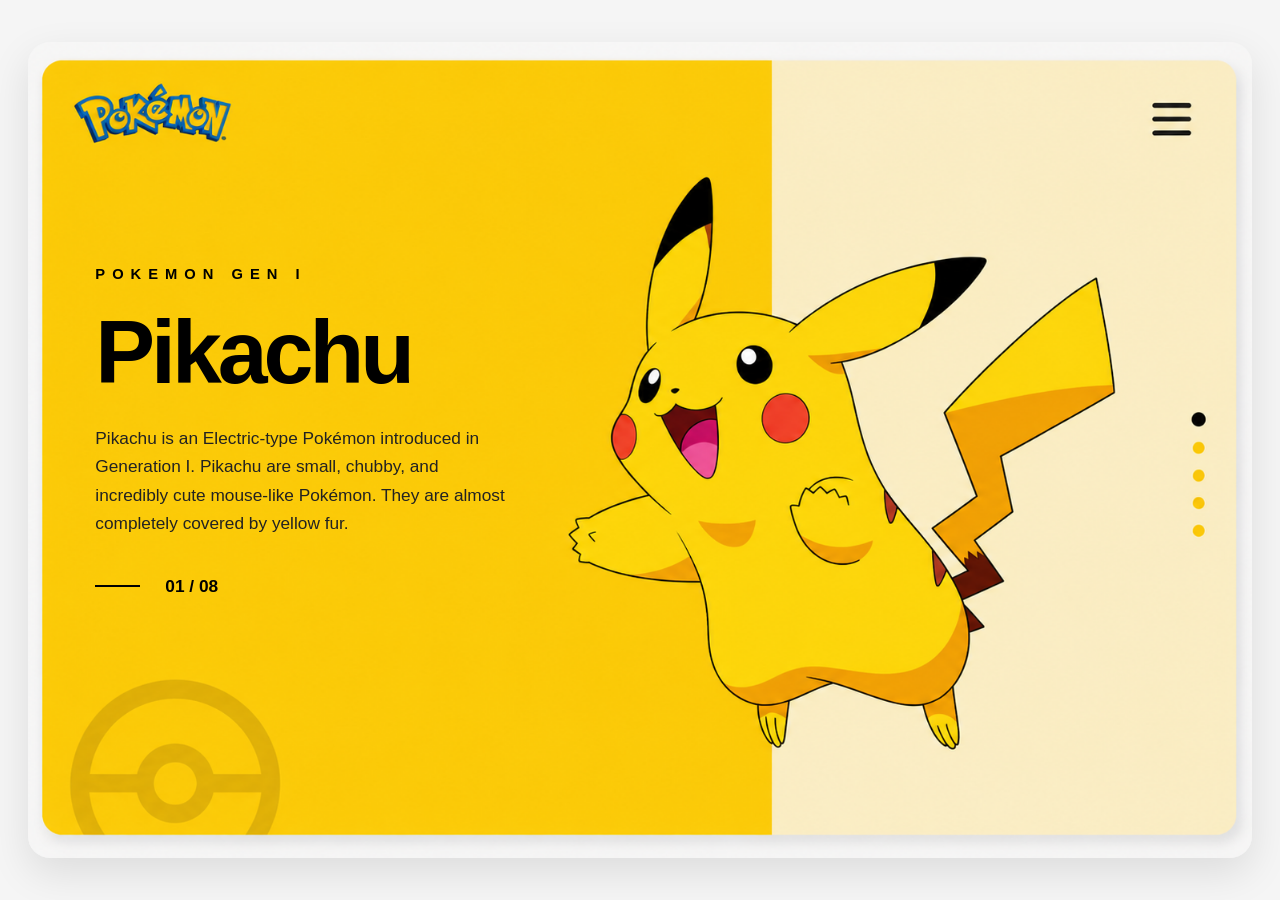
<file: Assignment1/index.html>
<!doctype html>
<html lang="en">
  <head>
    <meta charset="UTF-8" />
    <meta name="viewport" content="width=device-width, initial-scale=1.0" />
    <title>Pikachu</title>
    <link rel="stylesheet" href="style.css" />
  </head>

  <body>
    <div class="hero">
      <div class="content">
        <div class="generation">POKEMON GEN I</div>

        <h1>Pikachu</h1>

        <p class="description">
          Pikachu is an Electric-type Pokémon introduced in Generation I.
          Pikachu are small, chubby, and incredibly cute mouse-like Pokémon.
          They are almost completely covered by yellow fur.
        </p>

        <div class="page-number">
          <span class="small-line"></span>

          <span>01 / 08</span>
        </div>
      </div>
    </div>
  </body>
</html>
</file>
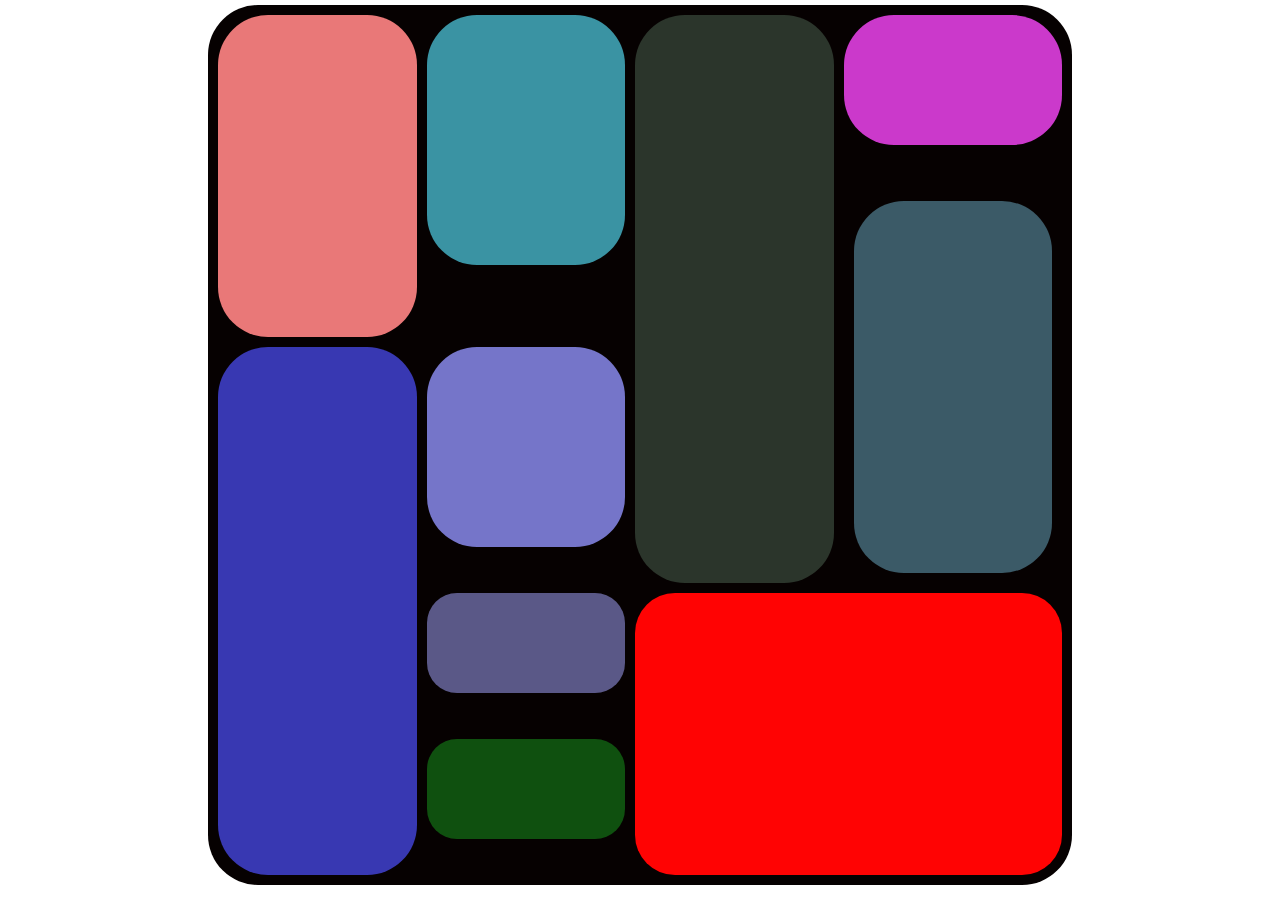
<file: Assignment-4/Part-1/index.html>
<!DOCTYPE html>
<html lang="en">
<head>
    <meta charset="UTF-8">
    <meta name="viewport" content="width=device-width, initial-scale=1.0">
    <title>Document</title>
    <link rel="stylesheet" href="style.css">
</head>
<body>
    <main>
        <div class="left-top"></div>
        <div class="left-bottom"></div>
        <div class="top-left-center"></div>
        <div class="left-center"></div>
        <div class="bottom-left-center1"></div>
        <div class="bottom-left-center2"></div>
        <div class="top-right-center"></div>
        <div class="bottom-right"></div>
        <div class="right-top"></div>
        <div class="right-center"></div>
    </main>

</body>
</html>
</file>
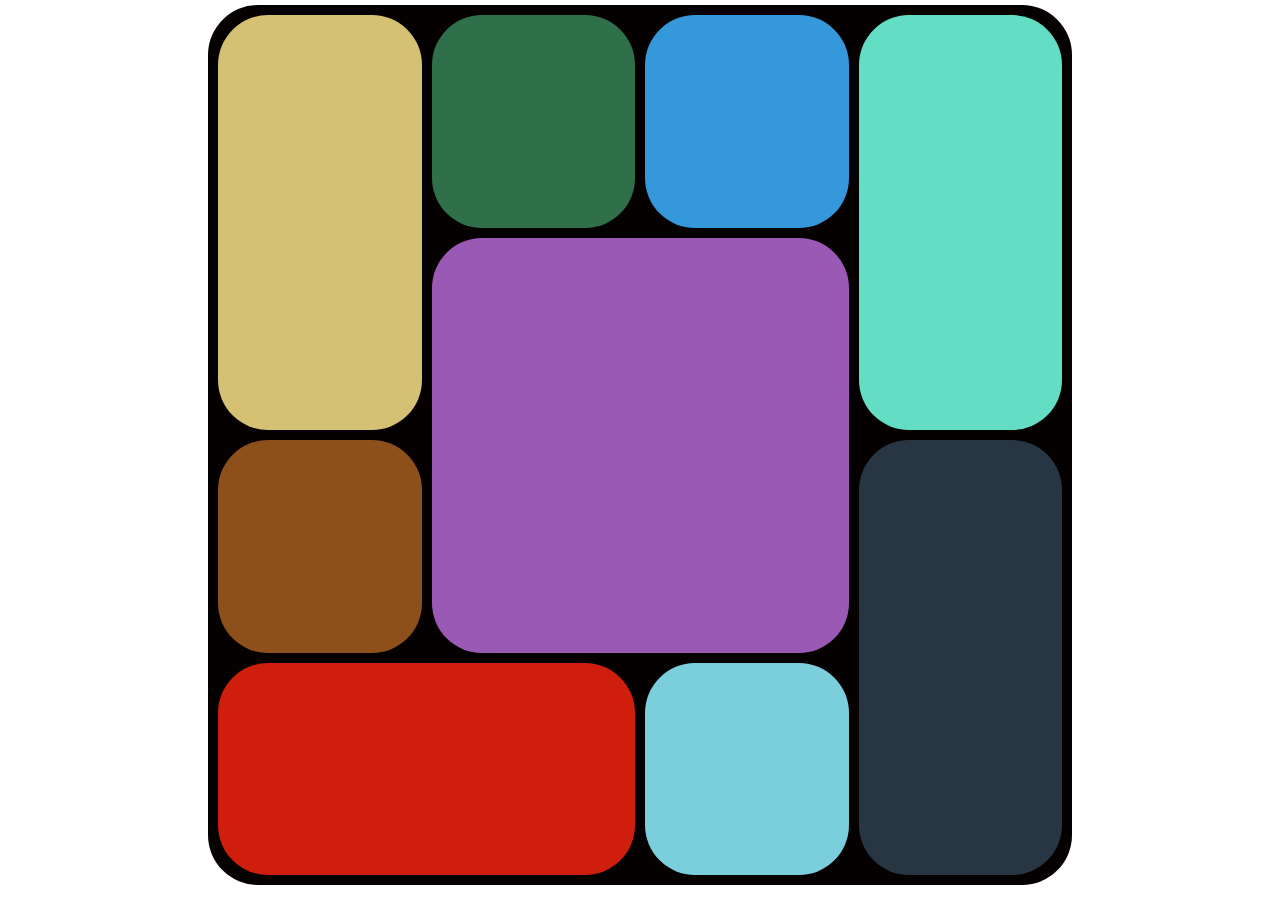
<file: Assignment-4/Part-2/index.html>
<!DOCTYPE html>
<html lang="en">
<head>
    <meta charset="UTF-8">
    <meta name="viewport" content="width=device-width, initial-scale=1.0">
    <title>Document</title>
    <link rel="stylesheet" href="style.css">
</head>
<body>
    <main>
        <div class="left-top"></div>
        <div class="left-center"></div>
        <div class="left-bottom"></div>
        <div class="top-center1"></div>
        <div class="top-center2"></div>
        <div class="center"></div>
        <div class="center-bottom"></div>
        <div class="right-top"></div>
        <div class="right-bottom"></div>
    </main>
</body>
</html>
</file>
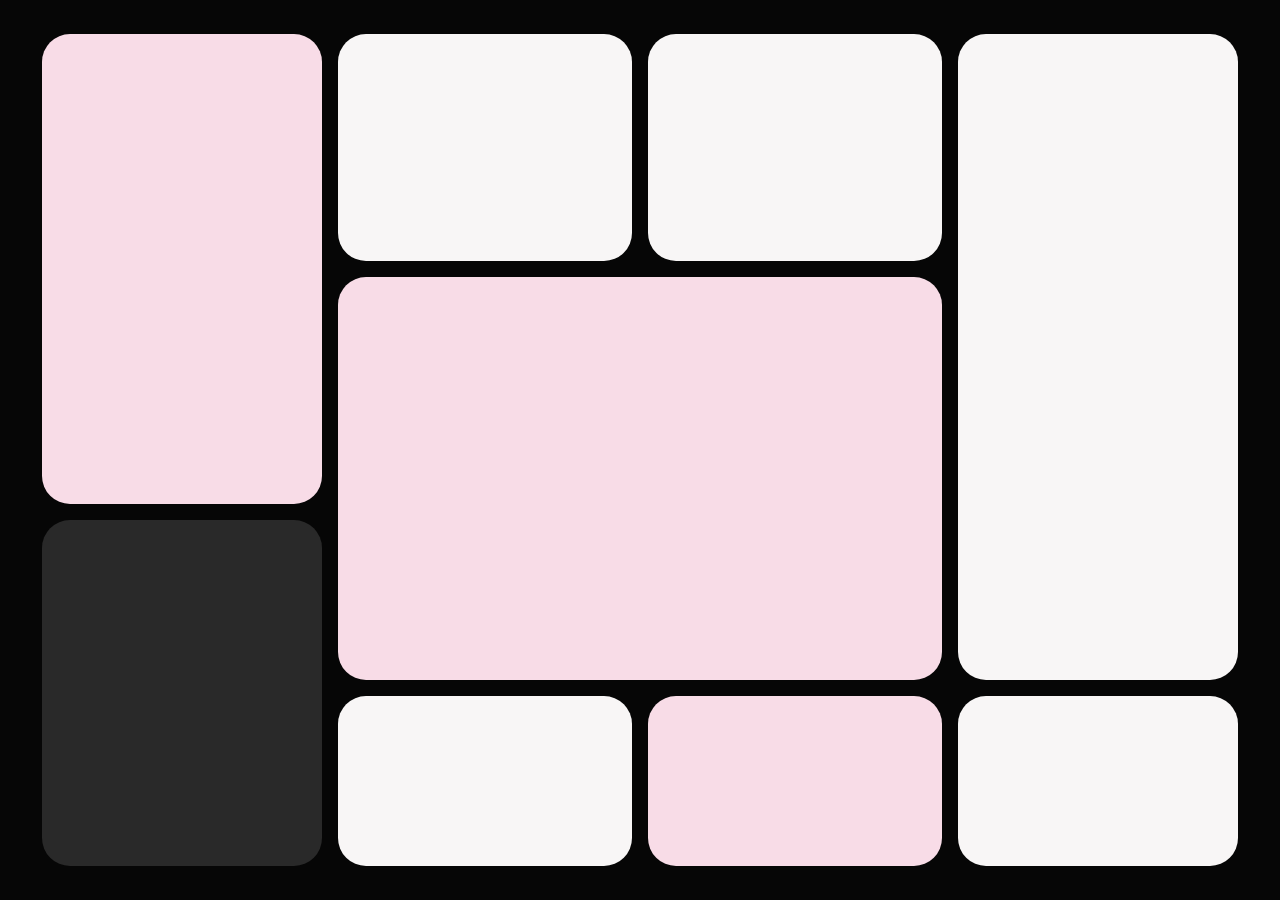
<file: Assignment-4/Part-3/index.html>
<!DOCTYPE html>
<html lang="en">
<head>
    <meta charset="UTF-8">
    <meta name="viewport" content="width=device-width, initial-scale=1.0">
    <title>Dashboard Layout</title>
    <link rel="stylesheet" href="style.css">
</head>
<body>

    <main>
        <div class="left-top"></div>
        <div class="left-bottom"></div>

        <div class="center-left-top"></div>
        <div class="center-left-bottom"></div>

        <div class="center-right-top"></div>
        <div class="center-right-bottom"></div>

        <div class="center"></div>

        <div class="right-top"></div>
        <div class="right-bottom"></div>
    </main>

</body>
</html>
</file>
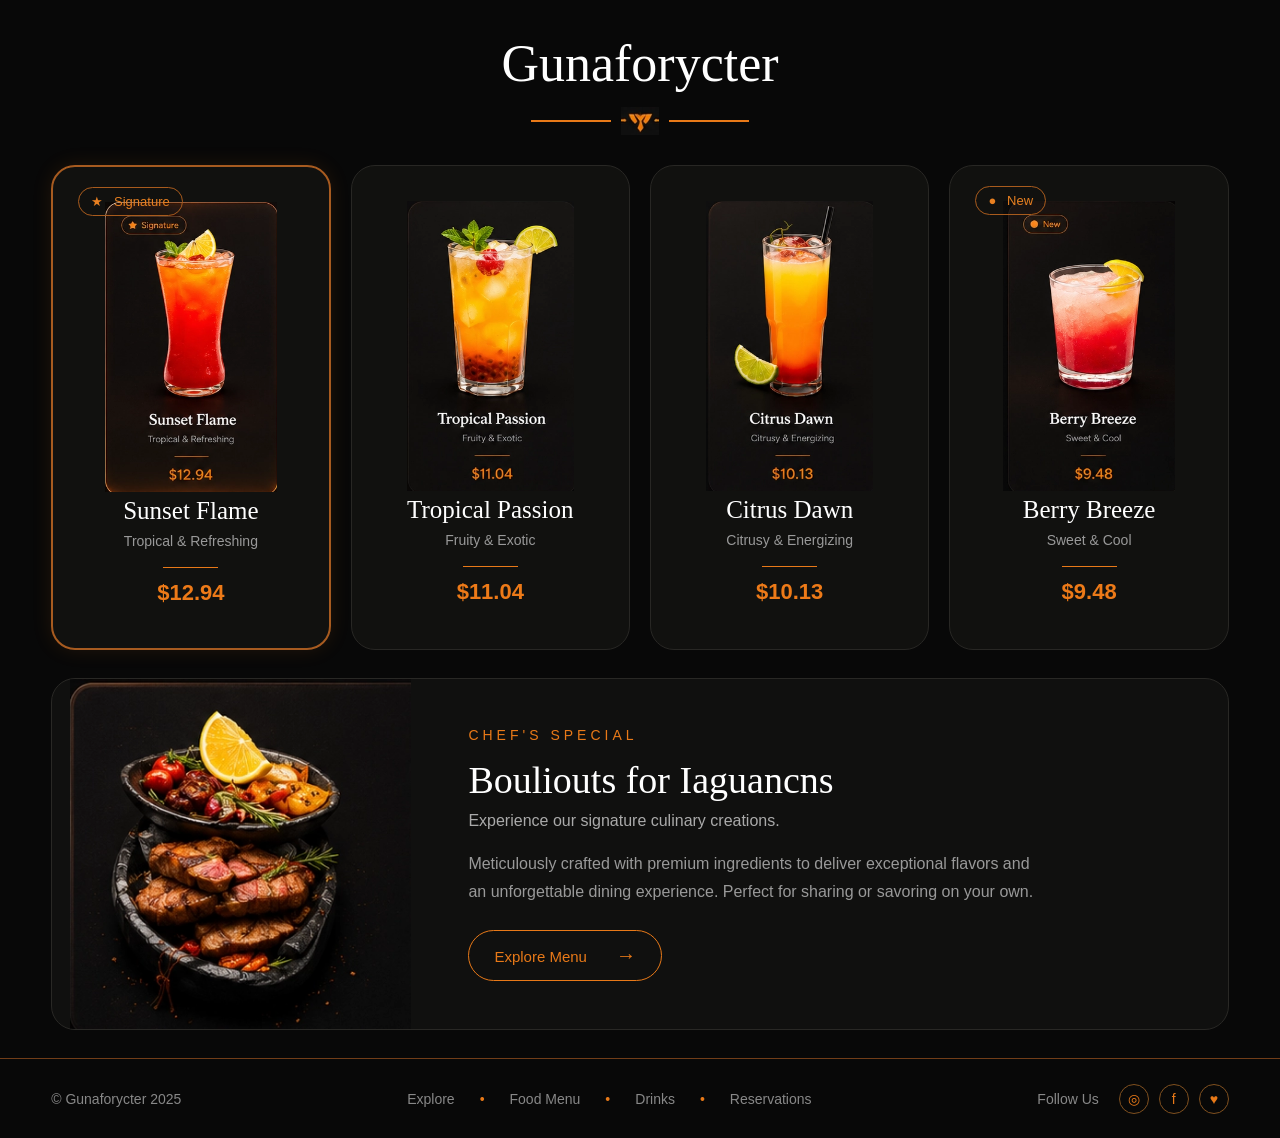
<file: Assignment2/Part2/index.html>
<!DOCTYPE html>
<html lang="en">
<head>
    <meta charset="UTF-8">
    <meta name="viewport" content="width=device-width, initial-scale=1.0">
    <title>Gunaforycter</title>
    <link rel="stylesheet" href="style.css">
</head>
<body>

<header class="header">
    <h1>Gunaforycter</h1>
    <div class="header-symbol">
        <span></span>
        <img src="images/title-symbol.png" alt="">
        <span></span>
    </div>
</header>

<main>
    <section class="drinks-container">

        <article class="drink-card active">
            <div class="badge">★ &nbsp; Signature</div>
            <div class="drink-image">
                <img src="images/drink1.png" alt="Sunset Flame">
            </div>
            <h2>Sunset Flame</h2>
            <p class="description">Tropical &amp; Refreshing</p>
            <div class="small-line"></div>
            <p class="price">$12.94</p>
        </article>

        <article class="drink-card">
            <div class="drink-image">
                <img src="images/drink2.png" alt="Tropical Passion">
            </div>
            <h2>Tropical Passion</h2>
            <p class="description">Fruity &amp; Exotic</p>
            <div class="small-line"></div>
            <p class="price">$11.04</p>
        </article>

        <article class="drink-card">
            <div class="drink-image">
                <img src="images/drink3.png" alt="Citrus Dawn">
            </div>
            <h2>Citrus Dawn</h2>
            <p class="description">Citrusy &amp; Energizing</p>
            <div class="small-line"></div>
            <p class="price">$10.13</p>
        </article>

        <article class="drink-card">
            <div class="badge">● &nbsp; New</div>
            <div class="drink-image">
                <img src="images/drink4.png" alt="Berry Breeze">
            </div>
            <h2>Berry Breeze</h2>
            <p class="description">Sweet &amp; Cool</p>
            <div class="small-line"></div>
            <p class="price">$9.48</p>
        </article>

    </section>

    <section class="chef-special">
        <div class="chef-image">
            <img src="images/chef-special.png" alt="Chef's Special">
        </div>

        <div class="chef-content">
            <p class="special-label">CHEF'S SPECIAL</p>
            <h2>Bouliouts for Iaguancns</h2>
            <p class="chef-subtitle">Experience our signature culinary creations.</p>
            <p class="chef-description">
                Meticulously crafted with premium ingredients to deliver
                exceptional flavors and an unforgettable dining experience.
                Perfect for sharing or savoring on your own.
            </p>
            <button class="explore-button">
                Explore Menu <span>→</span>
            </button>
        </div>
    </section>
</main>

<footer class="footer">
    <p>© Gunaforycter 2025</p>

    <div class="footer-links">
        <span>Explore</span><span>•</span>
        <span>Food Menu</span><span>•</span>
        <span>Drinks</span><span>•</span>
        <span>Reservations</span>
    </div>

    <div class="social">
        <span>Follow Us</span>
        <div class="social-icons">
            <span>◎</span>
            <span>f</span>
            <span>♥</span>
        </div>
    </div>
</footer>

</body>
</html>
</file>
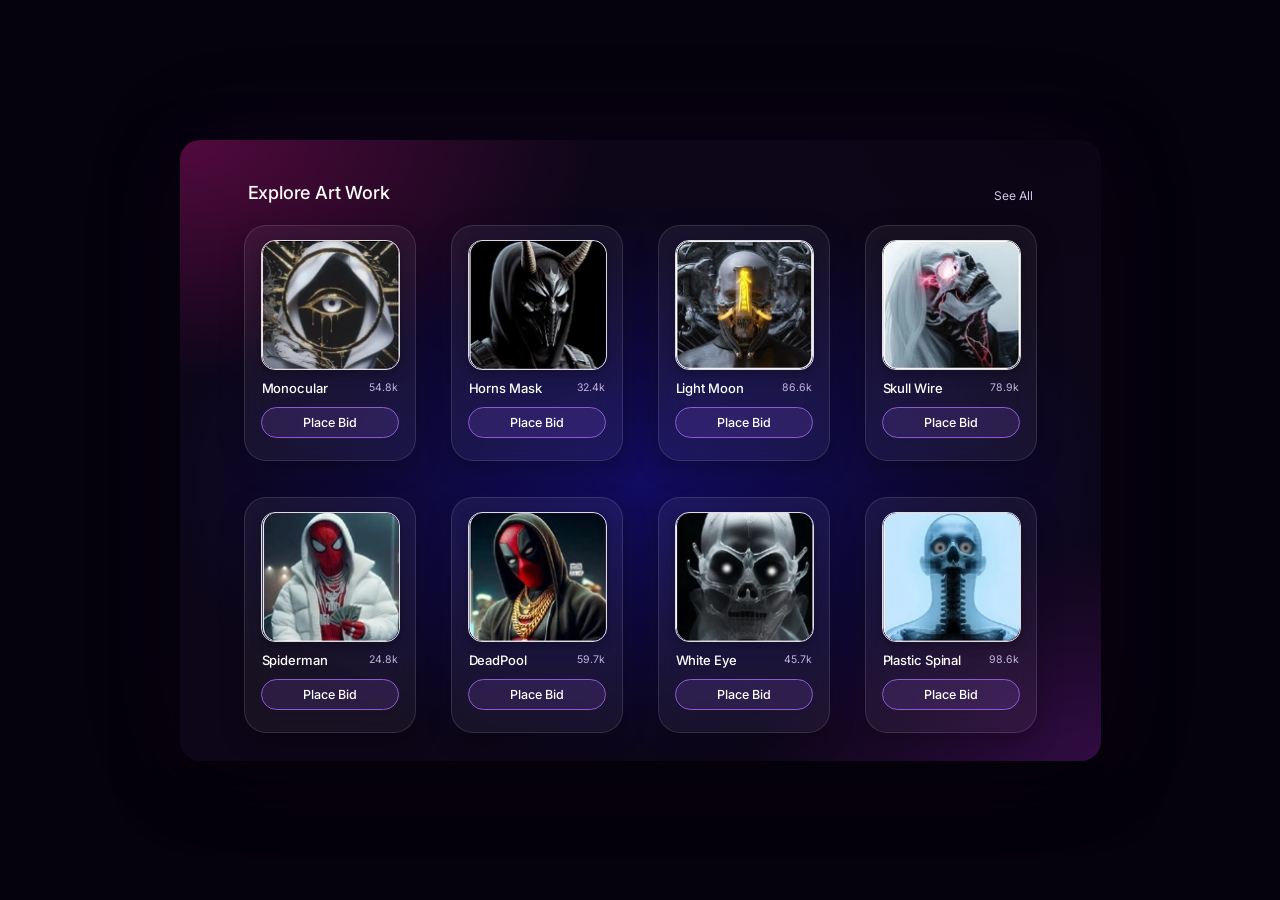
<file: Assignment3/Part1/index.html>
<!DOCTYPE html>
<html lang="en">
<head>
  <meta charset="UTF-8">
  <meta name="viewport" content="width=device-width, initial-scale=1.0">
  <title>Explore Art Work</title>
  <link rel="preconnect" href="https://fonts.googleapis.com">
  <link rel="preconnect" href="https://fonts.gstatic.com" crossorigin>
  <link href="https://fonts.googleapis.com/css2?family=Inter:wght@400;500;600;700&display=swap" rel="stylesheet">
  <link rel="stylesheet" href="style.css">
</head>
<body>
  <div class="page-wrapper">
    <main class="gallery-container">
      <header class="gallery-header">
        <h1 class="gallery-title">Explore Art Work</h1>
        <a href="#see-all" class="see-all-link">See All</a>
      </header>

      <section class="cards-grid">
        <article class="art-card">
          <div class="card-image-wrap">
            <img src="monocular.png" alt="Monocular Artwork" class="art-image">
          </div>
          <div class="card-info">
            <h2 class="art-title">Monocular</h2>
            <div class="art-likes">
              <span class="like-count">54.8k</span>
            </div>
          </div>
          <button class="bid-btn" type="button">Place Bid</button>
        </article>

        <article class="art-card">
          <div class="card-image-wrap">
            <img src="horns-mask.png" alt="Horns Mask Artwork" class="art-image">
          </div>
          <div class="card-info">
            <h2 class="art-title">Horns Mask</h2>
            <div class="art-likes">
              <span class="like-count">32.4k</span>
            </div>
          </div>
          <button class="bid-btn" type="button">Place Bid</button>
        </article>

        <article class="art-card">
          <div class="card-image-wrap">
            <img src="light-moon.png" alt="Light Moon Artwork" class="art-image">
          </div>
          <div class="card-info">
            <h2 class="art-title">Light Moon</h2>
            <div class="art-likes">
              <span class="like-count">86.6k</span>
            </div>
          </div>
          <button class="bid-btn" type="button">Place Bid</button>
        </article>

        <article class="art-card">
          <div class="card-image-wrap">
            <img src="skull-wire.png" alt="Skull Wire Artwork" class="art-image">
          </div>
          <div class="card-info">
            <h2 class="art-title">Skull Wire</h2>
            <div class="art-likes">
              <span class="like-count">78.9k</span> 
            </div>
          </div>
          <button class="bid-btn" type="button">Place Bid</button>
        </article>

        <article class="art-card">
          <div class="card-image-wrap">
            <img src="spiderman.png" alt="Spiderman Artwork" class="art-image">
          </div>
          <div class="card-info">
            <h2 class="art-title">Spiderman</h2>
            <div class="art-likes">
              <span class="like-count">24.8k</span>
            </div>
          </div>
          <button class="bid-btn" type="button">Place Bid</button>
        </article>

        <article class="art-card">
          <div class="card-image-wrap">
            <img src="deadpool.png" alt="DeadPool Artwork" class="art-image">
          </div>
          <div class="card-info">
            <h2 class="art-title">DeadPool</h2>
            <div class="art-likes">
              <span class="like-count">59.7k</span>
            </div>
          </div>
          <button class="bid-btn" type="button">Place Bid</button>
        </article>

        <article class="art-card">
          <div class="card-image-wrap">
            <img src="white-eye.png" alt="White Eye Artwork" class="art-image">
          </div>
          <div class="card-info">
            <h2 class="art-title">White Eye</h2>
            <div class="art-likes">
              <span class="like-count">45.7k</span>
            </div>
          </div>
          <button class="bid-btn" type="button">Place Bid</button>
        </article>

        <article class="art-card">
          <div class="card-image-wrap">
            <img src="plastic-spinal.png" alt="Plastic Spinal Artwork" class="art-image">
          </div>
          <div class="card-info">
            <h2 class="art-title">Plastic Spinal</h2>
            <div class="art-likes">
              <span class="like-count">98.6k</span>
            </div>
          </div>
          <button class="bid-btn" type="button">Place Bid</button>
        </article>
      </section>
    </main>
  </div>
</body>
</html>
</file>
<file: Assignment1/style.css>
* {
  margin: 0;
  padding: 0;
  box-sizing: border-box;
}
body {
  min-height: 100vh;
  background: #f5f5f5;
  font-family: "Poppins", sans-serif;
  display: flex;
  justify-content: center;
  align-items: center;
  padding: 28px;
}
.hero {
  width: 100%;
  max-width: 1500px;
  aspect-ratio: 1500 / 1000;
  position: relative;
  background-image: url("pikachu.png");
  background-size: cover;
  background-position: center;
  background-repeat: no-repeat;
  border-radius: 22px;
  overflow: hidden;
  box-shadow: 0 15px 40px rgba(0, 0, 0, 0.1);
}
.content {
  position: absolute;
  left: 5.5%;
  top: 27.5%;
  width: 38%;
}
.generation {
  font-size: clamp(10px, 1.15vw, 17px);
  font-weight: 700;
  letter-spacing: 7px;
  color: #000;
  margin-bottom: 28px;
}
h1 {
  font-size: clamp(55px, 7vw, 105px);
  line-height: 0.95;
  font-weight: 900;
  letter-spacing: -4px;
  color: #000;
  margin-bottom: 28px;
}
.description {
  width: 90%;
  font-size: clamp(13px, 1.35vw, 20px);
  line-height: 1.65;
  font-weight: 400;
  color: #222;
}
.page-number {
  display: flex;
  align-items: center;
  gap: 25px;
  margin-top: 38px;
  font-size: clamp(14px, 1.35vw, 20px);
  font-weight: 800;
  color: #000;
}
.small-line {
  display: block;
  width: 45px;
  height: 2px;
  background: #000;
}
</file>
<file: Assignment-4/Part-1/style.css>
* {
    gap: 20px;border-radius: 50px;
  padding: 0;
  box-sizing: border-box;
}
html,
body {
 height:calc(100% - 10px);
  width: 100%;
  display: flex;
  justify-content: center;
  align-items: center;
}
main {
 margin-left: 200px;
    margin-right: 200px;
    height: 100%;
    width: 100%;
    background-color: #060101;
    display: grid;
    gap: 10px;
    padding: 10px;
  grid-template-columns: 4;
  grid-template-rows: 5;
  grid-template-areas:
    "left-top top-left-center top-right-center right-top"
    "left-top top-left-center top-right-center right-center"
    "left-bottom left-center top-right-center right-center"
    "left-bottom bottom-left-center1 bottom-right bottom-right"
    "left-bottom bottom-left-center2 bottom-right bottom-right";
}
.left-top {
  grid-area: left-top;
  background-color: #e97878;
  padding: 20px;
  gap: 20px;
  border-radius: 50px;
}
.top-left-center {
  grid-area: top-left-center;
  background-color: #3a93a3;
  height: 250px;
  padding: 20px;
  gap: 20px;
  border-radius: 50px;
}
.top-right-center {
  grid-area: top-right-center;
  background-color: #7ae27a;
  padding: 20px;
  gap: 20px;
  border-radius: 50px;
}
.right-top {
  grid-area: right-top;
  background-color: #cb39cb;
  height: 130px;
  padding: 20px;
  gap: 20px;
  border-radius: 50px;
}
.left-center {
  grid-area: left-center;
  background-color: #7575c9;
  height: 200px;
  padding: 20px;
  gap: 20px;
  border-radius: 50px;
}
.top-right-center {
  grid-area: top-right-center;
  background-color: #2b352b;
  padding: 20px;
}
.right-center {
  grid-area: right-center;
  background-color: #3b5a67;
  padding: 20px;
  margin: 10px;
  gap: 20px;
  border-radius: 50px;
}
.left-bottom {
  grid-area: left-bottom;
  background-color: #3838b2;
  padding: 20px;
  gap: 20px;
  border-radius: 50px;
}
.bottom-left-center1 {
  grid-area: bottom-left-center1;
  background-color: #5a5887;
  height: 100px;
  padding: 20px;
  gap: 20px;
  border-radius: 30px;
}
.bottom-left-center2 {
  grid-area: bottom-left-center2;
  background-color: #0f500f;
  padding: 20px;
  height: 100px;
  gap: 20px;
  border-radius: 30px;
}
.bottom-right {
  grid-area: bottom-right;
  background-color: #ff0303;
  padding: 20px;
  gap: 20px;
  border-radius: 40px;
}
</file>
<file: Assignment-4/Part-2/style.css>
* {padding: 0;
  border-radius: 50px;
  box-sizing: border-box;
}
html,
body {
  height:calc(100% - 10px);
  width: 100%;
  display: flex;
  justify-content: center;
  align-items: center;
}
main{
    margin-left: 200px;
    margin-right: 200px;
    height: 100%;
    width: 100%;
    background-color: #060101;
    display: grid;
    gap: 10px;
    padding: 10px;
    grid-template-columns: 4;
    grid-template-rows: 4;
    grid-template-areas:
    "left-top top-center1 top-center2 right-top"
    "left-top center center right-top"
    "left-center center center right-bottom"
    "left-bottom left-bottom center-bottom right-bottom";
}
.left-top{
    grid-area: left-top;
    background-color: #d4c174;
    border-radius: 50px;
}
.left-center{
    grid-area: left-center;
    background-color: #8d501b;
    padding: 10px;
    border-radius: 50px;
}
.left-bottom{
    grid-area: left-bottom;
    background-color: #cf1f0c;
    padding: 10px;
    border-radius: 50px;
}
.top-center1{
    grid-area: top-center1;
    background-color: #2f6f4a;
    padding: 10px;
    border-radius: 50px;
}
.top-center2{
    grid-area: top-center2;
    background-color: #3498db;
    padding: 10px;
    border-radius: 50px;
}
.center{
    grid-area: center;
    background-color: #9b59b6;
    padding: 10px;
    border-radius: 50px;
}
.right-top{
    grid-area: right-top;
    background-color: #63ddc4;
    padding: 10px;
    border-radius: 50px;
}
.right-bottom{
    grid-area: right-bottom;
    background-color: #283643;
    padding: 10px;
    border-radius: 50px;
}
.center-bottom{
    grid-area: center-bottom;
    background-color: #7bcedb;
    padding: 10px;
    border-radius: 50px;
}
</file>
<file: Assignment-4/Part-3/style.css>
* {
    margin: 0;
    padding: 0;
    box-sizing: border-box;
}
html,
body {
    width: 100%;
    height: 100%;
}

body {
    background-color: #060606;
    display: flex;
    justify-content: center;
    align-items: center;
}
main {
    width: 96vw;
    height: 96vh;
    max-width: 1500px;
    display: grid;
    gap: 16px;
    padding: 16px;
    grid-template-columns:
        1fr
        1.05fr
        1.05fr
        1fr;
    grid-template-rows:
        1fr
        1fr
        0.7fr
        0.75fr;
    grid-template-areas:
        "left-top center-left-top center-right-top right-top"
        "left-top center center right-top"
        "left-bottom center center right-top"
        "left-bottom center-left-bottom center-right-bottom right-bottom";
}
main > div {
    width: 100%;
    height: 100%;
    border-radius: 28px;
}
.left-top {
    grid-area: left-top;
    background-color: #f8dce7;
}
.left-bottom {
    grid-area: left-bottom;
    background-color: #292929;
}
.center-left-top {
    grid-area: center-left-top;
    background-color: #f8f6f6;
}
.center-right-top {
    grid-area: center-right-top;
    background-color: #f8f6f6;
}
.center {
    grid-area: center;
    background-color: #f8dce7;
}
.center-left-bottom {
    grid-area: center-left-bottom;
    background-color: #f8f6f6;
}

.center-right-bottom {
    grid-area: center-right-bottom;
    background-color: #f8dce7;
}
.right-top {
    grid-area: right-top;
    background-color: #f8f6f6;
}
.right-bottom {
    grid-area: right-bottom;
    background-color: #f8f6f6;
}
</file>
<file: Assignment2/Part2/style.css>
* {
    margin: 0;
    padding: 0;
    box-sizing: border-box;
}

body {
    background: #080808;
    color: white;
    font-family: Georgia, "Times New Roman", serif;
    min-height: 100vh;
}

/* HEADER */

.header {
    text-align: center;
    padding: 34px 20px 30px;
}

.header h1 {
    font-size: 52px;
    font-weight: normal;
    margin-bottom: 14px;
}

.header-symbol {
    display: flex;
    align-items: center;
    justify-content: center;
    gap: 10px;
}

.header-symbol span {
    width: 80px;
    height: 2px;
    background: #e87918;
}

.header-symbol img {
    width: 38px;
    height: 28px;
    object-fit: contain;
}

/* DRINK CARDS */

.drinks-container {
    width: 92%;
    max-width: 1200px;
    margin: 0 auto;
    display: grid;
    grid-template-columns: repeat(4, 1fr);
    gap: 20px;
}

.drink-card {
    position: relative;
    height: 485px;
    background: #11110f;
    border: 1px solid #282724;
    border-radius: 24px;
    text-align: center;
    padding: 35px 20px 20px;
    overflow: hidden;
}

.drink-card.active {
    border: 2px solid #a75b20;
    box-shadow: 0 0 20px rgba(214, 112, 25, 0.12);
}

.badge {
    position: absolute;
    top: 20px;
    left: 25px;
    color: #e98021;
    border: 1px solid #a85b1d;
    border-radius: 20px;
    padding: 6px 12px;
    font-family: Arial, sans-serif;
    font-size: 13px;
}

.drink-image {
    width: 100%;
    height: 290px;
    display: flex;
    align-items: center;
    justify-content: center;
}

.drink-image img {
    width: 100%;
    height: 100%;
    object-fit: contain;
}

.drink-card h2 {
    font-size: 25px;
    font-weight: normal;
    margin-top: 5px;
}

.description {
    color: #999;
    font-family: Arial, sans-serif;
    font-size: 14px;
    margin-top: 8px;
}

.small-line {
    width: 55px;
    height: 1px;
    background: #e87918;
    margin: 18px auto 12px;
}

.price {
    color: #ed7a18;
    font-family: Arial, sans-serif;
    font-size: 22px;
    font-weight: bold;
}

/* CHEF SPECIAL */

.chef-special {
    width: 92%;
    max-width: 1200px;
    margin: 28px auto;
    min-height: 350px;
    background: #10100f;
    border: 1px solid #292825;
    border-radius: 24px;
    display: flex;
    align-items: center;
    overflow: hidden;
}

.chef-image {
    width: 32%;
    height: 350px;
    display: flex;
    align-items: center;
    justify-content: center;
}

.chef-image img {
    width: 100%;
    height: 100%;
    object-fit: contain;
}

.chef-content {
    width: 55%;
    padding: 40px;
}

.special-label {
    color: #e87918;
    font-family: Arial, sans-serif;
    font-size: 14px;
    letter-spacing: 4px;
    margin-bottom: 15px;
}

.chef-content h2 {
    font-size: 38px;
    font-weight: normal;
    margin-bottom: 10px;
}

.chef-subtitle {
    color: #aaa;
    font-family: Arial, sans-serif;
    font-size: 16px;
    margin-bottom: 20px;
}

.chef-description {
    color: #999;
    font-family: Arial, sans-serif;
    font-size: 16px;
    line-height: 1.7;
    max-width: 600px;
    margin-bottom: 25px;
}

.explore-button {
    background: transparent;
    color: #e87918;
    border: 1px solid #e87918;
    border-radius: 30px;
    padding: 13px 25px;
    font-size: 15px;
    cursor: pointer;
}

.explore-button span {
    margin-left: 25px;
    font-size: 20px;
}

/* FOOTER */

.footer {
    border-top: 1px solid #713d18;
    min-height: 80px;
    padding: 20px 4%;
    display: flex;
    align-items: center;
    justify-content: space-between;
    color: #888;
    font-family: Arial, sans-serif;
    font-size: 14px;
}

.footer-links {
    display: flex;
    align-items: center;
    gap: 25px;
}

.footer-links span:nth-child(even) {
    color: #e87918;
}

.social {
    display: flex;
    align-items: center;
    gap: 20px;
}

.social-icons {
    display: flex;
    gap: 10px;
}

.social-icons span {
    width: 30px;
    height: 30px;
    border: 1px solid #80501f;
    border-radius: 50%;
    display: flex;
    align-items: center;
    justify-content: center;
    color: #e87918;
}

/* RESPONSIVE */

@media (max-width: 950px) {
    .drinks-container {
        grid-template-columns: repeat(2, 1fr);
    }

    .chef-image {
        width: 35%;
    }

    .chef-content {
        width: 65%;
    }

    .footer {
        flex-wrap: wrap;
        gap: 20px;
    }
}

@media (max-width: 600px) {
    .header h1 {
        font-size: 38px;
    }

    .drinks-container {
        grid-template-columns: 1fr;
    }

    .drink-card {
        height: 480px;
    }

    .chef-special {
        flex-direction: column;
    }

    .chef-image {
        width: 100%;
        height: 250px;
    }

    .chef-content {
        width: 100%;
        padding: 30px;
    }

    .chef-content h2 {
        font-size: 30px;
    }

    .footer {
        flex-direction: column;
        text-align: center;
        gap: 20px;
    }

    .footer-links {
        flex-wrap: wrap;
        justify-content: center;
        gap: 12px;
    }
}
</file>
<file: Assignment3/Part1/style.css>
*{
  box-sizing: border-box;
  margin: 0;
  padding: 0;
}

body {
  font-family: 'Inter', -apple-system, BlinkMacSystemFont, 'Segoe UI', Roboto, Helvetica, Arial, sans-serif;
  background-color: #05020c;
  color: #ffffff;
  min-height: 100vh;
  display: flex;
  justify-content: center;
  align-items: center;
}

.page-wrapper {
  display: flex;
  justify-content: center;
  align-items: center;
  width: 100%;
  padding: 20px;
}

.gallery-container {
  position: relative;
  width: 921px;
  min-height: 608px;
  border-radius: 20px;
  padding: 42px 64px 28px 64px;
  overflow: hidden;

  background:
    radial-gradient(ellipse 65% 55% at 0% 0%, rgba(95, 10, 68, 0.85) 0%, transparent 70%),
    radial-gradient(ellipse 70% 60% at 50% 55%, rgba(18, 12, 100, 0.95) 0%, transparent 75%),
    radial-gradient(ellipse 55% 50% at 100% 100%, rgba(65, 14, 85, 0.7) 0%, transparent 70%),
    radial-gradient(ellipse 50% 45% at 95% 0%, rgba(10, 4, 20, 0.9) 0%, transparent 60%),
    #0c0618;
  
  box-shadow: 0 25px 60px rgba(0, 0, 0, 0.6), 0 0 100px rgba(78, 18, 120, 0.15);
}
.frame-dot {
  position: absolute;
  width: 3.5px;
  height: 3.5px;
  border-radius: 50%;
  background: rgba(255, 255, 255, 0.45);
  pointer-events: none;
}

.dot-tl {
  top: 25px;
  left: 12px;
}

.dot-tr {
  top: 25px;
  right: 12px;
}

.dot-ml {
  top: 471px;
  left: 12px;
}

.dot-mr {
  top: 471px;
  right: 12px;
}

.dot-bl {
  top: 578px;
  left: 12px;
}

.dot-br {
  top: 578px;
  right: 12px;
}
.gallery-header {
  display: flex;
  justify-content: space-between;
  align-items: flex-end;
  margin-bottom: 22px;
  padding: 0 4px;
}

.gallery-title {
  font-size: 18px;
  font-weight: 500;
  letter-spacing: -0.2px;
  color: #ffffff;
}

.see-all-link {
  font-size: 12px;
  font-weight: 400;
  color: #d1c8e8;
  text-decoration: none;
  transition: color 0.2s ease, transform 0.2s ease;
}

.see-all-link:hover {
  color: #ffffff;
  transform: translateX(2px);
}

.cards-grid {
  display: flex;
  flex-wrap: wrap;
  justify-content: space-between;
  row-gap: 36px;
}

.art-card {
  display: flex;
  flex-direction: column;
  position: relative;
  width: 172px;
  height: 236px;
  padding: 14px 16px 16px;
  border-radius: 22px;
  
  background: rgba(255, 255, 255, 0.05);
  backdrop-filter: blur(16px);
  border: 1px solid rgba(255, 255, 255, 0.12);
  box-shadow: 0 8px 24px rgba(0, 0, 0, 0.25);

  transition: transform 0.25s cubic-bezier(0.16, 1, 0.3, 1),
              box-shadow 0.25s cubic-bezier(0.16, 1, 0.3, 1),
              border-color 0.25s ease;
}

.art-card:hover {
  transform: translateY(-4px);
  border-color: rgba(168, 85, 247, 0.45);
  box-shadow: 0 14px 32px rgba(120, 60, 200, 0.25), 0 0 20px rgba(168, 85, 247, 0.15);
}
.card-image-wrap {
  position: relative;
  width: 139px;
  height: 130px;
  margin: 0 auto;
  border-radius: 14px;
  overflow: hidden;
  border: 1.5px solid rgba(255, 255, 255, 0.85);
  box-shadow: 0 4px 12px rgba(0, 0, 0, 0.3);
}

.art-image {
  width: 100%;
  height: 100%;
  object-fit: cover;
  display: block;
  border-radius: 14px;
  transition: transform 0.35s ease;
}

.art-card:hover .art-image {
  transform: scale(1.04);
}
.card-info {
  display: flex;
  justify-content: space-between;
  align-items: center;
  margin-top: 10px;
  margin-bottom: 11px;
  padding: 0 1px;
}

.art-title {
  font-size: 13px;
  font-weight: 500;
  letter-spacing: -0.1px;
  color: #ffffff;
  white-space: nowrap;
}

.art-likes {
  display: flex;
  align-items: center;
  gap: 4px;
}

.like-count {
  font-size: 10.5px;
  color: #c4b5e0;
  font-weight: 400;
}

.heart-icon {
  width: 13px;
  height: 13px;
  stroke: #c4b5e0;
  cursor: pointer;
  transition: stroke 0.2s ease, fill 0.2s ease, transform 0.2s ease;
}

.art-likes:hover .heart-icon {
  stroke: #ec4899;
  fill: rgba(236, 72, 153, 0.25);
  transform: scale(1.2);
}

.art-likes:hover .like-count {
  color: #ffffff;
}
.bid-btn {
  display: flex;
  align-items: center;
  justify-content: center;
  width: 100%;
  height: 31px;
  border-radius: 9999px;
  border: 1.5px solid #8e58d6;
  background: rgba(142, 88, 214, 0.16);
  color: #ffffff;
  font-family: inherit;
  font-size: 12.5px;
  font-weight: 500;
  cursor: pointer;
  outline: none;
  transition: background-color 0.2s ease,
              border-color 0.2s ease,
              box-shadow 0.2s ease,
              transform 0.15s ease;
}

.bid-btn:hover {
  background-color: #8e58d6;
  border-color: #a855f7;
  box-shadow: 0 0 16px rgba(168, 85, 247, 0.6);
  transform: scale(1.02);
}

.bid-btn:active {
  transform: scale(0.98);
}
</file>
